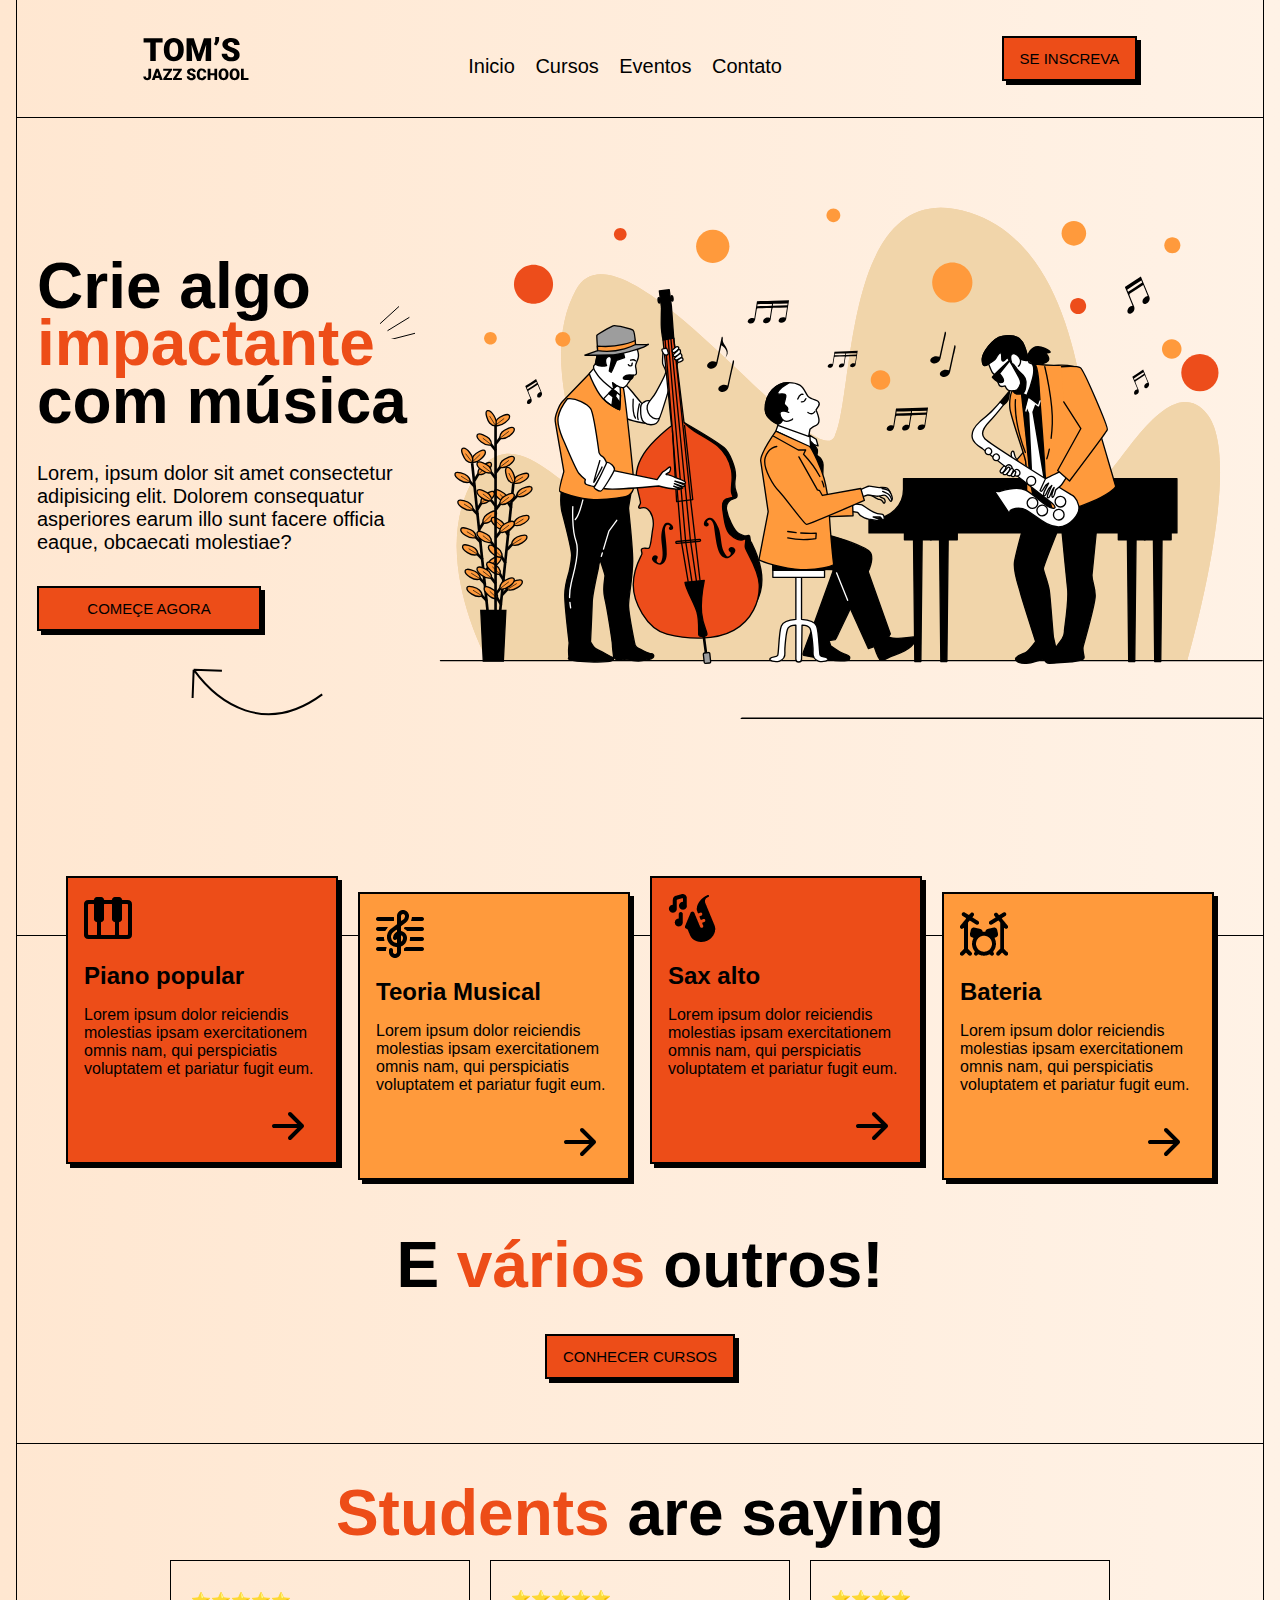
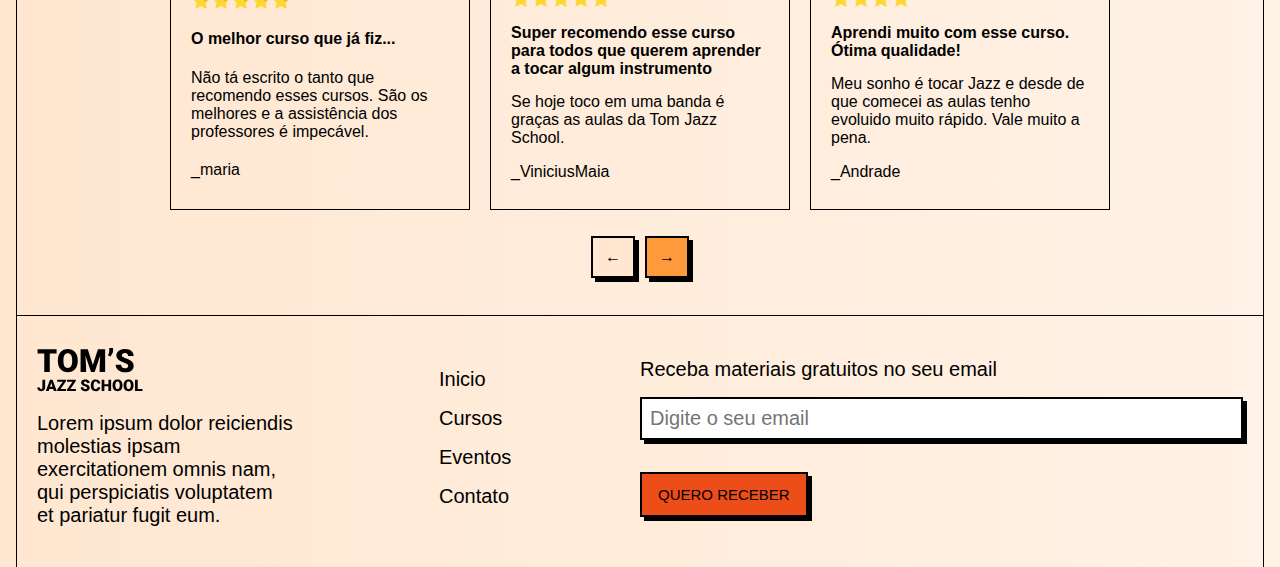
<file: Lading Page (HTML e CSS)/public/assets/index.html>
<!DOCTYPE html>
<html lang="en">
<head>
    <meta charset="UTF-8">
    <meta name="viewport" content="width=device-width, initial-scale=1.0">
    <title>Tom's Jazz School</title>

    <link rel="preconnect" href="https://fonts.googleapis.com">
    <link rel="preconnect" href="https://fonts.gstatic.com" crossorigin>

    <link rel="stylesheet" href="index.css">

    <link rel="stylesheet" href="">
</head>
<body>

    <!-- MARK: HEADER -->
    <header class="header">
        <div  class="container">
            <img src="img/logo.svg" id="logo" alt="Tom's Jazz School">
            <nav>
                <a href="#">Inicio</a>
                <a href="#">Cursos</a>
                <a href="#">Eventos</a>
                <a href="#">Contato</a>
    
            </nav>
            <a href="#" class="button  mt-1 mx-auto mb-1">Se inscreva</a>
        </div>
    </header>

    <!-- MARK: HERO SECTION-->
    <main>
        <section class="hero_section">
            <div class="container row_reverse">

                <img src="img/hero-img.svg" alt="Banda de Jazz tocando música">
                <div>
                    <h1 class="mt-2">Crie algo <span class="text_primary decoration">impactante</span> com música</h1>
                    <p class="mt-2 mb-2">Lorem, ipsum dolor sit amet consectetur adipisicing elit. Dolorem consequatur asperiores earum illo sunt facere officia eaque, obcaecati molestiae?</p>
                    <a href="#" class="button">Começe agora</a>
                </div>
            </div>
        </section>

    <!-- MARK: COURSES SECTION -->  

        <section class="courses_section">
            <div class="cards">
                
                <article class="card">
                    <img src="img/piano.png" alt="ícone de teclas de piano">
                    <strong>Piano popular</strong>
                    <p>Lorem ipsum dolor reiciendis molestias ipsam exercitationem omnis nam, qui perspiciatis voluptatem et pariatur fugit eum.</p>
                    <a href="#">
                    <img src="img/arrow-right.svg" alt="ir para a página do curso">
                </a>
            </article>
            <article class="card">
                <img src="img/clef.png" alt="ícone da clave de sol">
                <strong>Teoria Musical</strong>
                <p>Lorem ipsum dolor reiciendis molestias ipsam exercitationem omnis nam, qui perspiciatis voluptatem et pariatur fugit eum.</p>
                <a href="#">
                    <img src="img/arrow-right.svg" alt="ir para a página do curso">
                </a>
            </article>
            <article class="card">
                <img src="img/sax.png" alt="ícone de Saxofone">
                <strong>Sax alto</strong>
                <p>Lorem ipsum dolor reiciendis molestias ipsam exercitationem omnis nam, qui perspiciatis voluptatem et pariatur fugit eum.</p>
                <a href="#">
                    <img src="img/arrow-right.svg" alt="ir para a página do curso">
                </a>
            </article >
            <article class="card">
                <img src="img/drums.png" alt="ícone de bateria">
                <strong>Bateria</strong>
                <p>Lorem ipsum dolor reiciendis molestias ipsam exercitationem omnis nam, qui perspiciatis voluptatem et pariatur fugit eum.</p>
                <a href="#">
                    <img src="img/arrow-right.svg" alt="ir para a página do curso">
                </a>
            </article>
        </div>
        
        <h2 class="text_center">E <span class="text_primary">vários</span> outros!</h2>
        <a href="#" class="button mt-2 mx-auto">Conhecer cursos</a>
    </section>

    <!-- MARK: FEEDBACK SECTION -->

    <section class="feedbacks_section">
        <div>
            <h2 class="text_center"><span class="text_primary">Students</span> are saying</h2>
            <div class="feedbacks" id="feedbacks">
                
                <div class="feedback">
                    <span class="star">⭐⭐⭐⭐⭐</span>
                    <strong class="title">O melhor curso que já fiz...</strong>
                    <span class="description">Não tá escrito o tanto que recomendo esses cursos. São os melhores e a assistência dos professores é impecável.</span>
                    <span class="user">_maria</span>
                </div>
                <div class="feedback">
                    <span class="star">⭐⭐⭐⭐⭐</span>
                    <strong class="title">Super recomendo esse curso para todos que querem aprender a tocar algum instrumento</strong>
                    <span class="description">Se hoje toco em uma banda é graças as aulas da Tom Jazz School.</span>
                    <span class="user">_ViniciusMaia</span>
                </div>
                <div class="feedback">
                    <span class="star">⭐⭐⭐⭐</span>
                    <strong class="title">Aprendi muito com esse curso. Ótima qualidade!</strong>
                    <span class="description">Meu sonho é tocar Jazz e desde de que comecei as aulas tenho evoluido muito rápido. Vale muito a pena.</span>
                    <span class="user">_Andrade</span>
                </div>
                   
            </div>
            <div class="paginacao">
                <div class="mini2 card" onclick="FeedbacksEsquerda()">
                    &larr;
                </div>
                
                <div class="mini card" onclick="FeedbacksDireita()">
                    &rarr;
                </div>
            </div>

        </div>

    </section>
        
    </main>

    <!-- MARK: FOOTER -->

    <footer>
        <div class="container">

            <div class="about_column">
                <img src="img/logo.svg" alt="Tom's Jazz School" class="mb-1">
                <p class="mb-2">Lorem ipsum dolor reiciendis molestias ipsam exercitationem omnis nam, qui perspiciatis voluptatem et pariatur fugit eum.</p>
            </div>
            <nav class="mb-2">
                <a href="#">Inicio</a>
                <a href="#">Cursos</a>
                <a href="#">Eventos</a>
                <a href="#">Contato</a>
    
            </nav>
            <form class="newsletter_form ">
                <label for="email" class="mb-1">Receba materiais gratuitos no seu email</label>
                <input name="email" id="email" placeholder="Digite o seu email" class="mb-2">
                <button class="button mb-2">Quero receber</button>
            </form>
        </div>
    </footer>
</body>
</html>

<!-- MARK: JS -->
<script>
    var starList = ['⭐⭐⭐⭐⭐', '⭐⭐⭐⭐⭐', '⭐⭐⭐⭐', '⭐⭐⭐⭐⭐', '⭐⭐⭐⭐'];
    var titleList = ['O melhor curso que já fiz...', 
        'Super recomendo esse curso para todos que querem aprender a tocar algum instrumento.',
        'Aprendi muito com esse curso. Ótima qualidade!',
        'O curso de Piano é o melhor de todos.',
        'Bons cursos e bons professores.'
    ];
    var descriptionList = ['Não tá escrito o tanto que recomendo esses cursos. São os melhores e a assistência dos professores é impecável.',
            'Se hoje toco numa banda é graças as aulas da Tom Jazz School',
            'Meu sonho é tocar Jazz e desde de que comecei as aulas tenho evoluido muito rápido.',
            'Aprendi muito com esse curso e adorei a experiência, valeu a pena o investimento.',
            'Adorei a experiência, foi um dos melhores cursos que já fiz.'
    ];
    var userList = ['_maria', '_ViniciusMaia', '_Andrade', '_larissa', '_lucasSouza'];

    function FeedbacksDireita() {


        //  cria um loop em js que percorre um array com os textos dos feedbacks e exibe os 3 primeiros. 
        //             ao clicar na seta, apaga td e exibe novamente, mas dessa vez o index+1 do array
                    
        //             algo do tipo, mas a lógica ta errada kkkkk
                    
    }

</script>
</file>
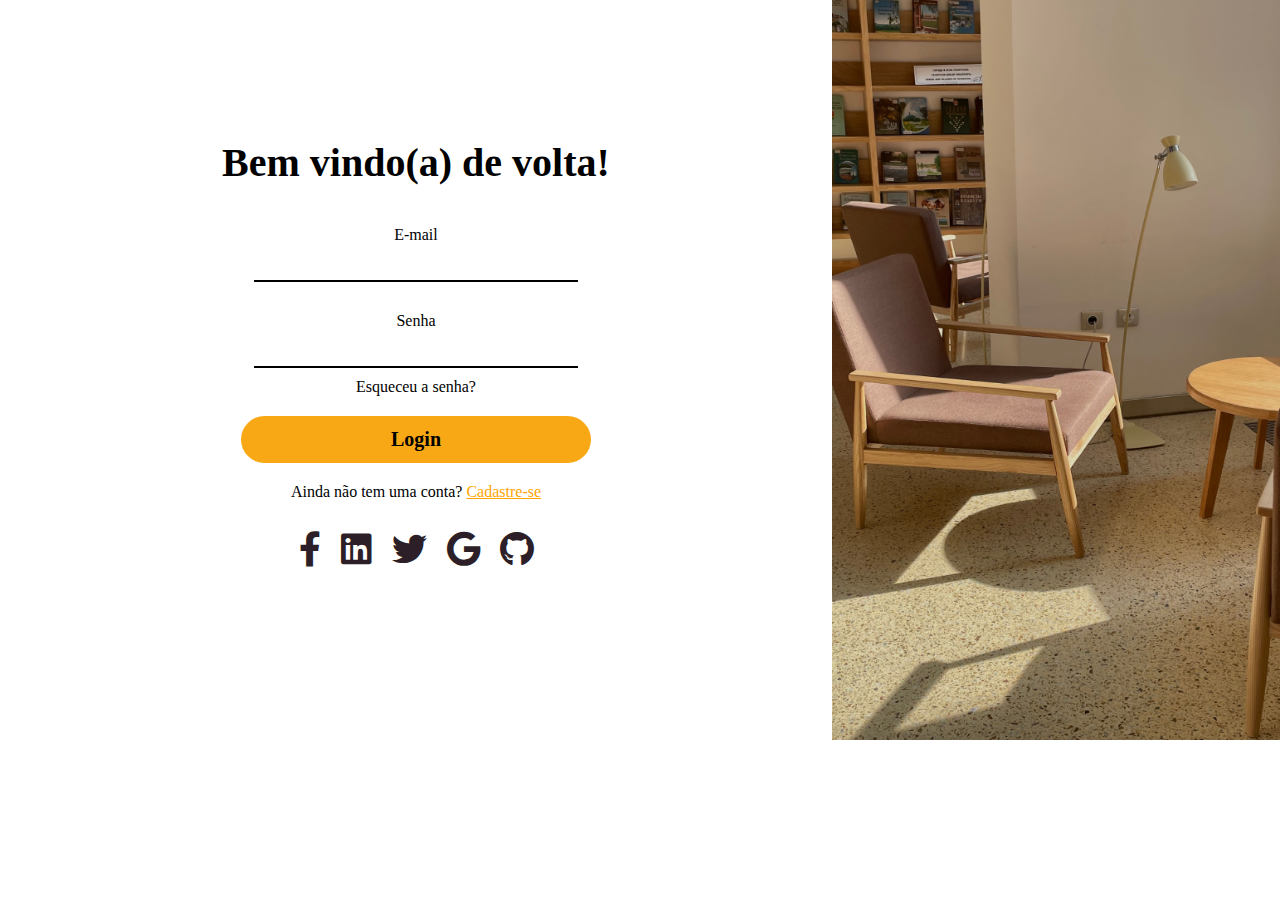
<file: Forms - Login e Cadastro/Modelo 01/login.html>
<!DOCTYPE html>
<html lang="en">
<head>
    <meta charset="UTF-8">
    <meta name="viewport" content="width=device-width, initial-scale=1.0">
    <link rel="stylesheet" href="style.css">
    <link rel="stylesheet" href="https://use.fontawesome.com/releases/v5.1.0/css/all.css">
    <title>Login</title>
</head>
<body>
    <section>

        <div class="forms">
            
            <form action="" method="get">
                <h1>Bem vindo(a) de volta!</h1>
                
                <label for="">E-mail</label>
                <input type="text" id="email" />
                
                <label for="">Senha</label>
                <input type="password" id="senha" />
            </form>
            
            <a href="#" class="forgetPass">Esqueceu a senha?</a>

            <button type="button">
                Login
            </button>
            
            <p>Ainda não tem uma conta? <a href="#" class="cadastro">Cadastre-se</a></p>

            <div class="social">
                <a href="#" target="_blank">
                  <i class="fab fa-facebook-f"></i></i>
                </a>
                <a href="#" target="_blank">
                  <i class="fab fa-linkedin"></i>
                </a>
                <a href="#" target="_blank">
                  <i class="fab fa-twitter"></i>
                </a>
                
                <a href="https://www.google.com.br/" target="_blank">
                  <i class="fab fa-google"></i>
                </a>
                <a href="https://github.com/rafascarabe" target="_blank">
                  <i class="fab fa-github"></i>
                </a>
            </div><!--Social-->
            
        </div>
        
        <img src="assets/background - login.png" alt="background">
        
    </section>
</body>
</html>
</file>
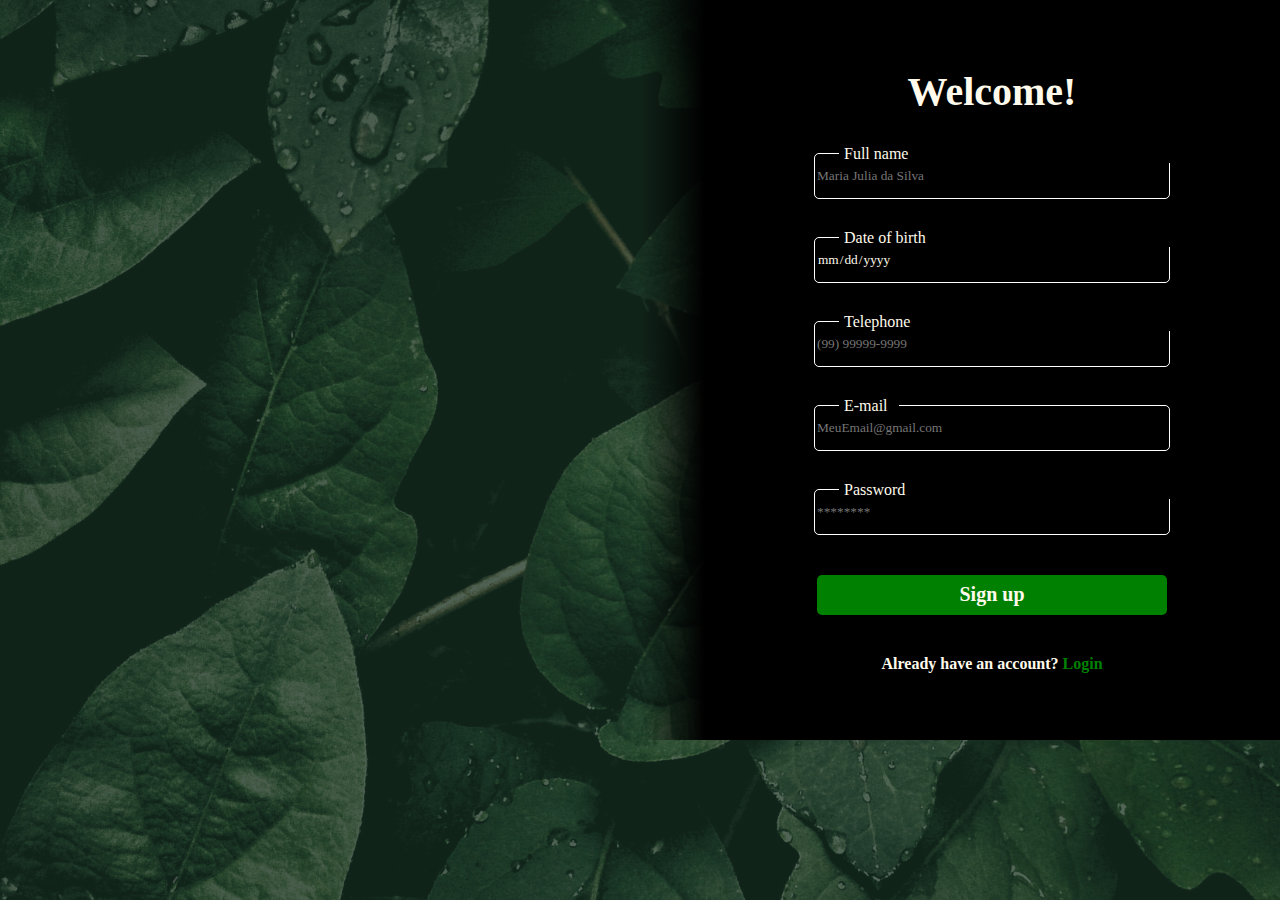
<file: Forms - Login e Cadastro/Modelo 02/cadastro.html>
<!DOCTYPE html>
<html lang="en">
<head>
    <meta charset="UTF-8">
    <meta name="viewport" content="width=device-width, initial-scale=1.0">
    <link rel="stylesheet" href="style.css">
    <link rel="stylesheet" href="https://use.fontawesome.com/releases/v5.1.0/css/all.css">
    <link rel="shortcut icon" href="assets/estrela.png" type="image/x-icon">
    <title>Sign up</title>
</head>
<body>
    <div class="gradiente"></div>
    <section>
        <form action="" method="get">
            <h1>Welcome!</h1>
            
            <div class="inputs">
                <span class="name">Full name</span>
                <input type="text" id="nome" placeholder="Maria Julia da Silva"/>
            </div>

            <div class="inputs">
                <span class="birth">Date of birth</span>
                <input type="date" id="nascimento" />
            </div>

            <div class="inputs">
                <span class="phone">Telephone</span>
                <input type="text" id="telefone" placeholder="(99) 99999-9999"/>
            </div>

            <div class="inputs">
                <span class="email">E-mail</span>
                <input type="text" id="email" placeholder="MeuEmail@gmail.com"/>
            </div>

            <div class="inputs">
                <span class="pass">Password</span>
                <input type="password" id="senha" placeholder="********"/> 
            </div>  
            
        </form>
        
        <button type="button">
            Sign up
        </button>

        <b>Already have an account? <a href="login.html">Login</a></b>
        
    </section>
</body>
</html>
</file>
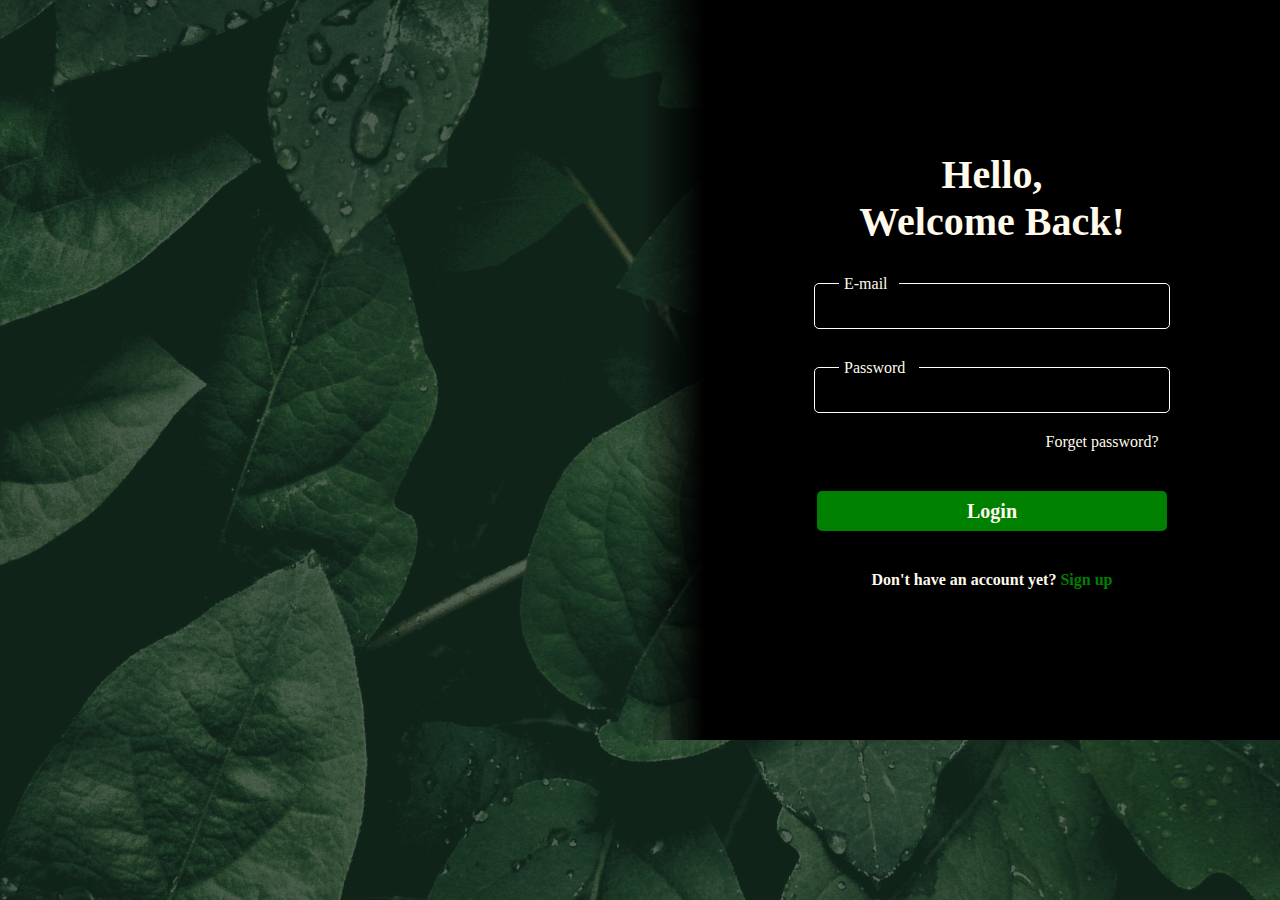
<file: Forms - Login e Cadastro/Modelo 02/login.html>
<!DOCTYPE html>
<html lang="en">
<head>
    <meta charset="UTF-8">
    <meta name="viewport" content="width=device-width, initial-scale=1.0">
    <link rel="stylesheet" href="style.css">
    <link rel="stylesheet" href="https://use.fontawesome.com/releases/v5.1.0/css/all.css">
    <link rel="shortcut icon" href="assets/estrela.png" type="image/x-icon">
    <title>Login</title>
</head>
<body>
    <div class="gradiente"></div>
    <section>
        <h1>Hello,<br>Welcome Back!</h1>

        <form action="">

            <div class="inputs">
                <span class="email">E-mail</span>
                <input type="text" id="email"/>
            </div>
    
            <div class="inputs">
                <span class="password">Password</span>
                <input type="password" id="senha"/>
            </div>

        </form>
        
        <p>Forget password?</p>

        <button>
            Login
        </button>

        <b>Don't have an account yet? <a href="">Sign up</a></b>
        
    </section>
</body>
</html>
</file>
<file: Lading Page (HTML e CSS)/public/assets/index.css>
*{
    box-sizing: border-box;
    margin: 0;
    padding: 0;
    font-family:'Roboto', sans-serif;
}

:root {
    --color-primary: #ED4D18;
    --color-secondary: #FF9A3C;
    --color-black: #000;
    --color-white: #fff;
}

body{
    background: linear-gradient(90deg, #FFE7D1 0%, #FFF2E6 100%);
    padding: 0 1rem; /* 1rem = 16px*/
}

/* --------- MARK: margens estruturais pros elementos --------- */
.mt-1{
    margin-top: 1rem;
} 
.mt-2{
    margin-top: 2rem;
}
.mx-auto{
    margin-left: auto;
    margin-right: auto;
}
.mb-1{
    margin-bottom: 1rem;
}
.mb-2{
    margin-bottom: 2rem;
}

/* --------- estrutura pra texto --------- */
.text_primary{
    color: var(--color-primary);
}
.text_center{
    text-align: center;
}

/*--------------------------------------------- MARK: HEADER & FOOTER --------------------------------------------
 display: flex;
    justify-content: space-around;
    font-weight: bold;
    align-items: center;
*/

header, 
.hero_section, .courses_section, .feedbacks_section,
footer { 
    border: solid var(--color-black);
    border-width:  0 1px 1px 1px;
    padding: 1.25rem;
}

header img {
    display: block;
    margin: 1rem auto;
}

header nav{
    display: grid;
    grid-template-columns: 1fr 1fr;
    margin: 1rem auto 0;
}

nav a{
    color: var(--color-black);
    font-size: 1.25rem;
    padding: .5rem;
    text-decoration: none; /* tira a decoração do link*/

}

header nav a:nth-child(2n-1){ /*2n = todos os elementos na posição par | 2n-1 = impares */
    text-align: right;
}

.button{
    background-color: var(--color-primary);
    border: solid 2px var(--color-black);
    box-shadow: 4px 4px 0 var(--color-black); /*sombra*/
    color: var(--color-black);
    display: block;
    font-size: 15px;
    padding: .75rem 1rem;
    max-width: 14rem;
    text-align: center;
    text-decoration: none;
    text-transform: uppercase; /*texto em caixa alta*/
}

/* ------------------------------------------------- MAIN -------------------------------------------------- */

section{
    display: flex;
    justify-content: space-around;
    align-items: center; 
}

/* MARK: HERO_SECTION      */

.hero_section{
    padding-right: 0;
    padding-bottom: 13.5rem; /*fundo*/
}

.hero_section img{
    display: block;
    margin: 1.25rem 0 0 auto; /*em cima - direita - embaixo - esquerda*/
    max-width: 90%;
}

h1{
    font-size: 3rem;
    line-height: 90%;
}
h2{
    font-size: 2.5rem;
}

.hero_section p{
    font-size: 1.25rem;
    padding-right: 1.25rem;
}

/*decoração*/

.hero_section .button{
    position: relative;
}

.hero_section .button::after{
    content: '';
    background: url(img/arrow-curve.svg);
    position: absolute;
    top: 5rem;
    right: -4rem;
    width: 132px;
    height: 48px;
}

.decoration{
    display: block;
    position: relative;
}

.decoration::after{
    content: '';
    background: url(img/three-dashes.svg);
    position: absolute;
    top: -0.75rem;
    height: 36px;
    width: 40px;
}

/*      MARK: COURSES_SECTION     */

.courses_section{
    display: flex;
    flex-direction: column;
    padding-bottom: 4rem;
}

.cards{
    display: flex;
    flex-direction: column;
    align-items: start;
    gap: 1.25rem;
    margin-top: -5rem; /*pro conteúdo ficar com aquela estilização de invadir a section anterior*/
    margin-bottom: 3rem;
}

.card{
    background-color: var(--color-primary);
    border: 2px solid var(--color-black);
    box-shadow: 4px 4px 0 var(--color-black);
    max-width: 17rem;
    padding: 1rem 1rem 0 1rem;
}

.card:nth-child(2n){
    align-self: end;
    background-color: var(--color-secondary);
    margin-top: 40px;
}

.card strong{
    display: block;
    font-size: 1.5rem;
    margin: 1rem 0;

}
.card a{
    display: block;
    margin: 1rem 0 0 auto;
    width: fit-content;
}
/*article{
    display: flex;
    justify-content: center; align-items: center; flex-direction: column;
    border: solid 2px var(--color-black);
}
*/

/*      MARK: FEEDBACKS_SECTION     */

.feedbacks_section{
    padding: 2rem;
}

.feedbacks{
    display: flex;
    align-items: center;
    justify-content: space-around;
}

.feedback{
    display: flex;
    flex-direction: column;
    justify-content: space-around;

    border: solid var(--color-black);
    border-width:  1px 1px 1px 1px;

    width: 300px;
    height: 250px;
    padding: 20px;
    margin: 10px;

}

.paginacao{
    display: flex;
    align-items: center;
    justify-content: center;
}

.mini{
    display: flex;
    align-items: center;
    justify-content: center;
    width: 30px;
    padding: 10px 20px;
    margin: 5px;
}

.mini2{
    display: flex;
    align-items: center;
    justify-content: center;
    width: 30px;
    padding: 10px 20px;
    background-color: #FFE7D1;
    margin: 5px 5px -6px 5px;
}

/*-------------------------------------------------- MARK: FOOTER ------------------------------------------------ */

footer{
    border-bottom: 0;
    padding: 2rem 1.25rem .5rem;
}

footer nav a{
    display: block;
    padding-left: 0;
}

.newsletter_form label{
    display: block;
    font-size: 20px;
}

.newsletter_form input{
    border: 2px solid var(--color-black);
    box-shadow: 4px 4px 0 var(--color-black);
    font-size: 20px;
    padding: .5rem;
    width: 100%;
}

/* ------------------------- MARK: RESPONSIVIDADE --------------------------*/
/*(adapta o mobile para o formato desktop)*/

@media screen and (min-width: 40rem) { /* > section*/
    header nav{
        display: block;
        text-align: center;
    }

    .cards{
        flex-direction: row;
        flex-wrap: wrap;
        justify-content: center;
    }

    .card:nth-child(2n){
        margin-top: 1rem;
    }
}

@media screen and (min-width: 48rem){/* > header*/
    .header.container{
        display: flex;
        align-items: center;
        justify-content: space-between;
    }

}

@media screen and (min-width: 72rem) {/* footer & h1, h2*/

    h1, h2{
        font-size: 64px;
    }

    .container{
        display: flex;
        align-items: center;
        margin: 0 auto;
        max-width: 72rem;
    }

    .container.row_reverse{
        flex-direction: row-reverse;
    }

    .about_column{
        flex: 2;
    }
    .about_column p{
        font-size: 1.25rem;
        max-width: 16rem;
    }

    footer nav{
        flex: 1;
    }

    .newsletter_form{
        flex: 3;
    }
}

@media screen and (min-width: 80rem){
    .container{
        max-width: 80rem;
    
    }
}
</file>
<file: Forms - Login e Cadastro/Modelo 01/style.css>
*{
    margin: 0;
    font-family: Georgia, Times, serif;
}

.forgetPass{
    text-decoration: none;
    color: #000;
}

.cadastro{
    color: orange;
}

section{
    display: flex;

}

img{
    width: 35%;
    height: 740px;
}

.forms{
    width: 65%;
    height: 740px;
    display: flex;
    align-items: center;
    justify-content: center;
    flex-direction: column;
}

form{
    display: flex;
    align-items: center;
    justify-content: center;
    flex-direction: column;
}

button{
    cursor: pointer;
    padding: 12px 150px;
    border-radius: 30px;
    border: none;
    background-color: rgb(248, 168, 20);
    margin: 20px 0;
    font-weight: bold;
    font-size: 20px;
}

button:hover {
    transition: 0.5s;
    background-color: #000;
    color: #fff;
}

input{
    text-align: center;
    padding: 10px 80px;
    border: 0;
    border-bottom: 2px solid;
    margin-bottom: 10px;
    outline: none;
}

label{
    margin-top: 20px;
}

h1{
    font-size: 40px;
    margin-bottom: 20px;
}

.social {
    display: flex;
    justify-content: center;
    align-items: center;
    margin: 20px 5px;
    font-size: 35px;
}

.social a {
    color: #2D1F28;
    text-decoration: none;
    margin: 10px;
}

.social:hover a {
    opacity: 0.3;
    transition: 0.5s;
}

.social:hover a:hover {
    opacity: 1;
    transition: 0.5s;
}
</file>
<file: Forms - Login e Cadastro/Modelo 02/style.css>
*{
    margin: 0;
    font-family: Georgia, Times, serif;
    color: #fffaeb;
}

body{
    background-image: url(assets/green.png);
    display: flex;
    flex-direction: row;
}

h1{
    text-align: center;
    font-size: 40px;
}

a{
    color: green;
    text-decoration: none;
}

input{
    border: 1px solid #fff;
    border-radius: 5px;

    background-color: #80808000;

    width: 350px;
    height: 40px;
    padding: 2px;

    outline: none;
}

section{
    height: 740px;
    width: 45%;
    background-color: #000;
   
    
    display: flex;
    align-items: center;
    justify-content: center;
    flex-direction: column;


    
}

.gradiente{
    background: linear-gradient(to right, transparent, black);
    height: 740px;
    width: 5%;
    margin-left: 50%;
}

.inputs{
    display: flex;
    flex-direction: column;

    margin-top: 30px;
}

.inputs span{
    position: relative;

    margin-left: 25px;
    margin-bottom: -10px;
    padding-left: 5px;

    background-color: #000;
    
}
.inputs .email{
    width: 55px;
}

.inputs .password{
    width: 75px;
}

button{
    background-color: green;
    border-radius: 5px;
    border: none;

    width: 350px;
    height: 40px;
    margin-top: 40px;
    margin-bottom: 40px;

    cursor: pointer;
    transition: 0.5s;

    font-weight: bold;
    font-size: 20px;
}

button:hover {
    transition: 0.5s;

    background-color: #fffaeb;
    color: green;
}

p{
    margin-left: 220px;
    margin-top: 20px;
}

.div-com-borda {
    width: 300px;
    height: 200px;
    background: linear-gradient(to right, transparent, black);
    background-size: 10px 100%; /* Largura da borda gradiente */
    background-repeat: no-repeat;
}
</file>
